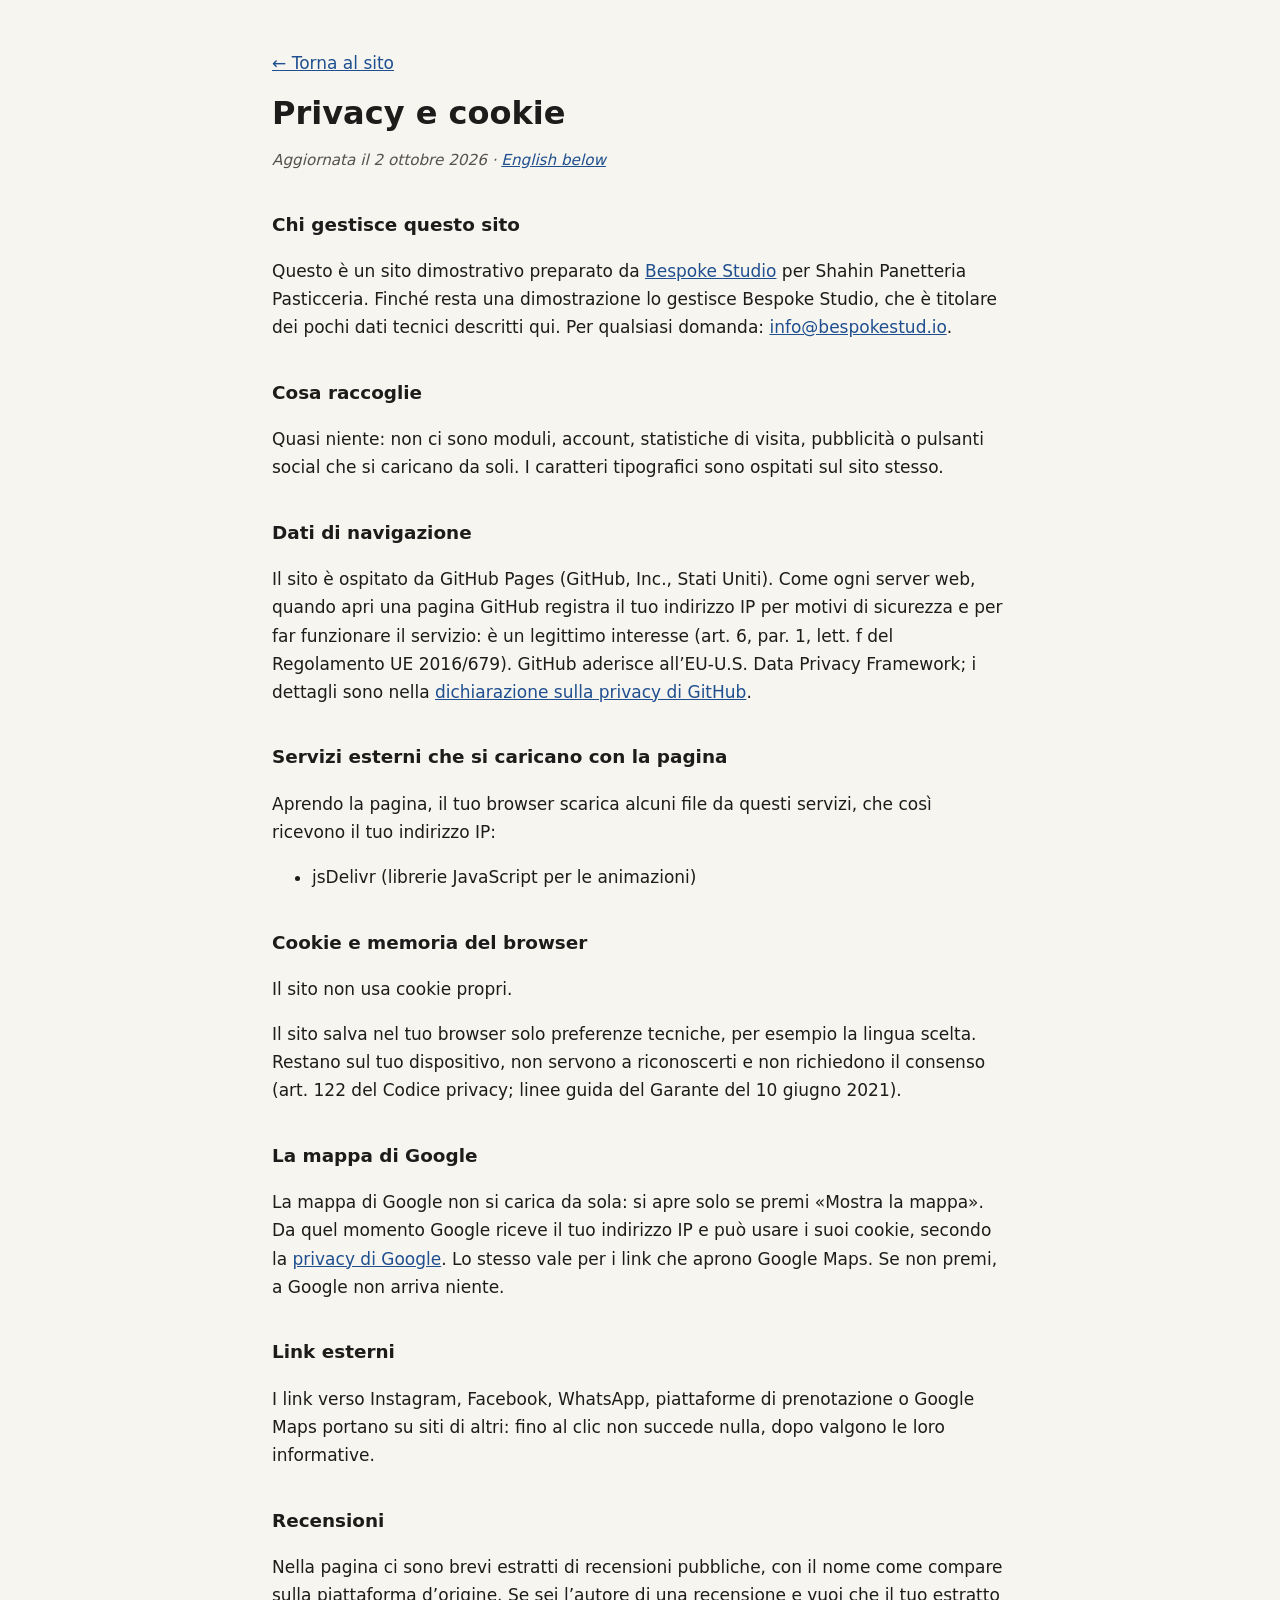
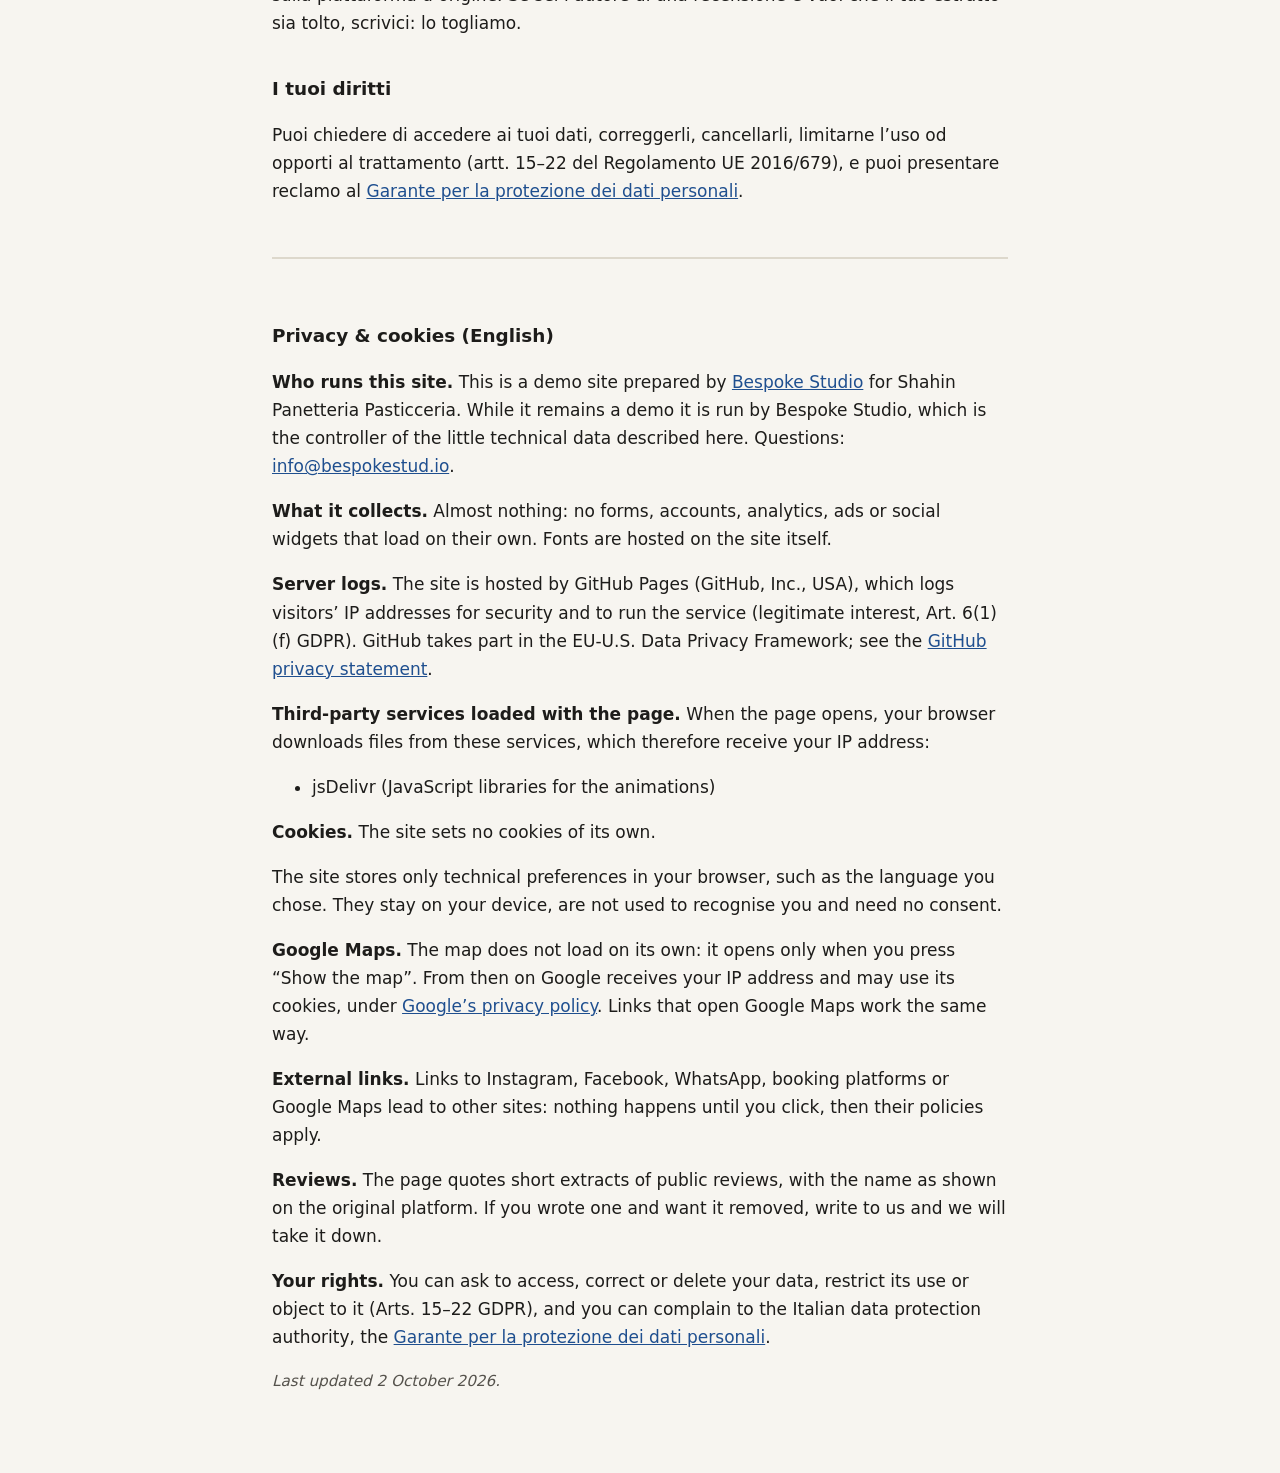
<file: privacy.html>
<!DOCTYPE html>
<html lang="it">
<head>
  <meta charset="UTF-8">
  <meta name="viewport" content="width=device-width, initial-scale=1.0">
  <meta name="robots" content="noindex">
  <title>Privacy e cookie · Shahin Panetteria Pasticceria</title>
  <meta name="description" content="Informativa privacy e cookie del sito Shahin Panetteria Pasticceria.">
  <style>
    body { margin: 0; background: #f7f5f0; color: #1d1c1a; font: 17px/1.65 system-ui, -apple-system, "Segoe UI", Roboto, sans-serif; }
    main { max-width: 46rem; margin: 0 auto; padding: 32px 20px 64px; }
    h1 { font-size: 2rem; line-height: 1.2; margin: 0.4em 0 0.2em; }
    h2 { font-size: 1.15rem; margin: 2em 0 0.4em; }
    a { color: #1f4f8f; }
    .data { color: #55524c; font-style: italic; font-size: 0.95rem; }
    .en { margin-top: 3em; padding-top: 1.5em; border-top: 2px solid #ddd8cc; }
    code { font-size: 0.9em; background: #ebe7dc; padding: 0 4px; border-radius: 3px; }
  </style>
</head>
<body>
<main>
  <p><a href="index.html">← Torna al sito</a></p>
  <h1>Privacy e cookie</h1>
  <p class="data">Aggiornata il 2 ottobre 2026 · <a href="#english" lang="en">English below</a></p>
  <h2>Chi gestisce questo sito</h2>
  <p>Questo è un sito dimostrativo preparato da <a href="https://bespokestud.io" rel="noopener">Bespoke Studio</a> per Shahin Panetteria Pasticceria. Finché resta una dimostrazione lo gestisce Bespoke Studio, che è titolare dei pochi dati tecnici descritti qui. Per qualsiasi domanda: <a href="mailto:info@bespokestud.io">info@bespokestud.io</a>.</p>
  <h2>Cosa raccoglie</h2>
  <p>Quasi niente: non ci sono moduli, account, statistiche di visita, pubblicità o pulsanti social che si caricano da soli. I caratteri tipografici sono ospitati sul sito stesso.</p>
  <h2>Dati di navigazione</h2>
  <p>Il sito è ospitato da GitHub Pages (GitHub, Inc., Stati Uniti). Come ogni server web, quando apri una pagina GitHub registra il tuo indirizzo IP per motivi di sicurezza e per far funzionare il servizio: è un legittimo interesse (art. 6, par. 1, lett. f del Regolamento UE 2016/679). GitHub aderisce all’EU-U.S. Data Privacy Framework; i dettagli sono nella <a href="https://docs.github.com/site-policy/privacy-policies/github-general-privacy-statement" rel="noopener">dichiarazione sulla privacy di GitHub</a>.</p>
  <h2>Servizi esterni che si caricano con la pagina</h2>
  <p>Aprendo la pagina, il tuo browser scarica alcuni file da questi servizi, che così ricevono il tuo indirizzo IP:</p>
  <ul><li>jsDelivr (librerie JavaScript per le animazioni)</li></ul>
  <h2>Cookie e memoria del browser</h2>
  <p>Il sito non usa cookie propri.</p>
  <p>Il sito salva nel tuo browser solo preferenze tecniche, per esempio la lingua scelta. Restano sul tuo dispositivo, non servono a riconoscerti e non richiedono il consenso (art. 122 del Codice privacy; linee guida del Garante del 10 giugno 2021).</p>
  <h2>La mappa di Google</h2>
  <p>La mappa di Google non si carica da sola: si apre solo se premi «Mostra la mappa». Da quel momento Google riceve il tuo indirizzo IP e può usare i suoi cookie, secondo la <a href="https://policies.google.com/privacy?hl=it" rel="noopener">privacy di Google</a>. Lo stesso vale per i link che aprono Google Maps. Se non premi, a Google non arriva niente.</p>
  <h2>Link esterni</h2>
  <p>I link verso Instagram, Facebook, WhatsApp, piattaforme di prenotazione o Google Maps portano su siti di altri: fino al clic non succede nulla, dopo valgono le loro informative.</p>
  <h2>Recensioni</h2>
  <p>Nella pagina ci sono brevi estratti di recensioni pubbliche, con il nome come compare sulla piattaforma d’origine. Se sei l’autore di una recensione e vuoi che il tuo estratto sia tolto, scrivici: lo togliamo.</p>
  <h2>I tuoi diritti</h2>
  <p>Puoi chiedere di accedere ai tuoi dati, correggerli, cancellarli, limitarne l’uso od opporti al trattamento (artt. 15–22 del Regolamento UE 2016/679), e puoi presentare reclamo al <a href="https://www.garanteprivacy.it" rel="noopener">Garante per la protezione dei dati personali</a>.</p>
  <div class="en" id="english" lang="en">
    <h2>Privacy &amp; cookies (English)</h2>
    <p><strong>Who runs this site.</strong> This is a demo site prepared by <a href="https://bespokestud.io" rel="noopener">Bespoke Studio</a> for Shahin Panetteria Pasticceria. While it remains a demo it is run by Bespoke Studio, which is the controller of the little technical data described here. Questions: <a href="mailto:info@bespokestud.io">info@bespokestud.io</a>.</p>
    <p><strong>What it collects.</strong> Almost nothing: no forms, accounts, analytics, ads or social widgets that load on their own. Fonts are hosted on the site itself.</p>
    <p><strong>Server logs.</strong> The site is hosted by GitHub Pages (GitHub, Inc., USA), which logs visitors’ IP addresses for security and to run the service (legitimate interest, Art. 6(1)(f) GDPR). GitHub takes part in the EU-U.S. Data Privacy Framework; see the <a href="https://docs.github.com/site-policy/privacy-policies/github-general-privacy-statement" rel="noopener">GitHub privacy statement</a>.</p>
    <p><strong>Third-party services loaded with the page.</strong> When the page opens, your browser downloads files from these services, which therefore receive your IP address:</p><ul><li>jsDelivr (JavaScript libraries for the animations)</li></ul>
    <p><strong>Cookies.</strong> The site sets no cookies of its own.</p>
    <p>The site stores only technical preferences in your browser, such as the language you chose. They stay on your device, are not used to recognise you and need no consent.</p>
    <p><strong>Google Maps.</strong> The map does not load on its own: it opens only when you press “Show the map”. From then on Google receives your IP address and may use its cookies, under <a href="https://policies.google.com/privacy?hl=en" rel="noopener">Google’s privacy policy</a>. Links that open Google Maps work the same way.</p>
    <p><strong>External links.</strong> Links to Instagram, Facebook, WhatsApp, booking platforms or Google Maps lead to other sites: nothing happens until you click, then their policies apply.</p>
    <p><strong>Reviews.</strong> The page quotes short extracts of public reviews, with the name as shown on the original platform. If you wrote one and want it removed, write to us and we will take it down.</p>
    <p><strong>Your rights.</strong> You can ask to access, correct or delete your data, restrict its use or object to it (Arts. 15–22 GDPR), and you can complain to the Italian data protection authority, the <a href="https://www.garanteprivacy.it" rel="noopener">Garante per la protezione dei dati personali</a>.</p>
    <p class="data">Last updated 2 October 2026.</p>
  </div>
</main>
</body>
</html>
</file>
